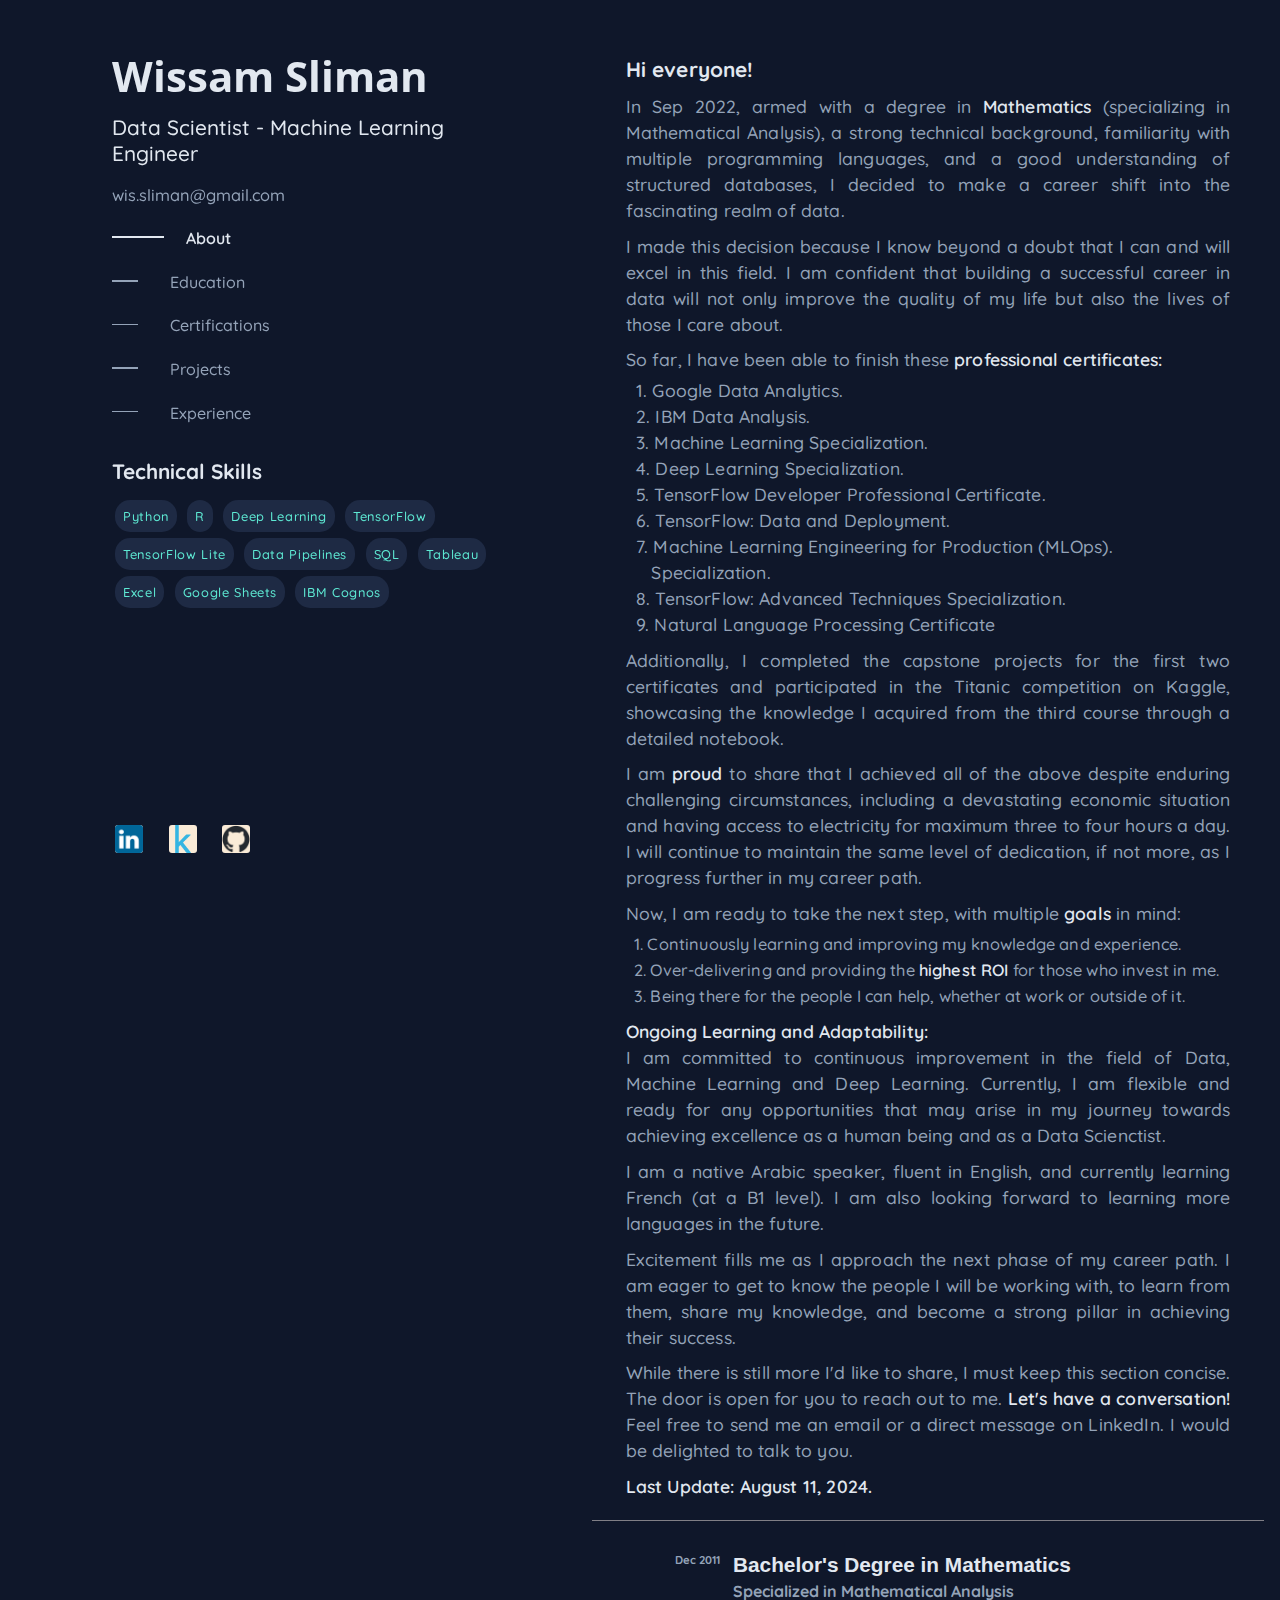
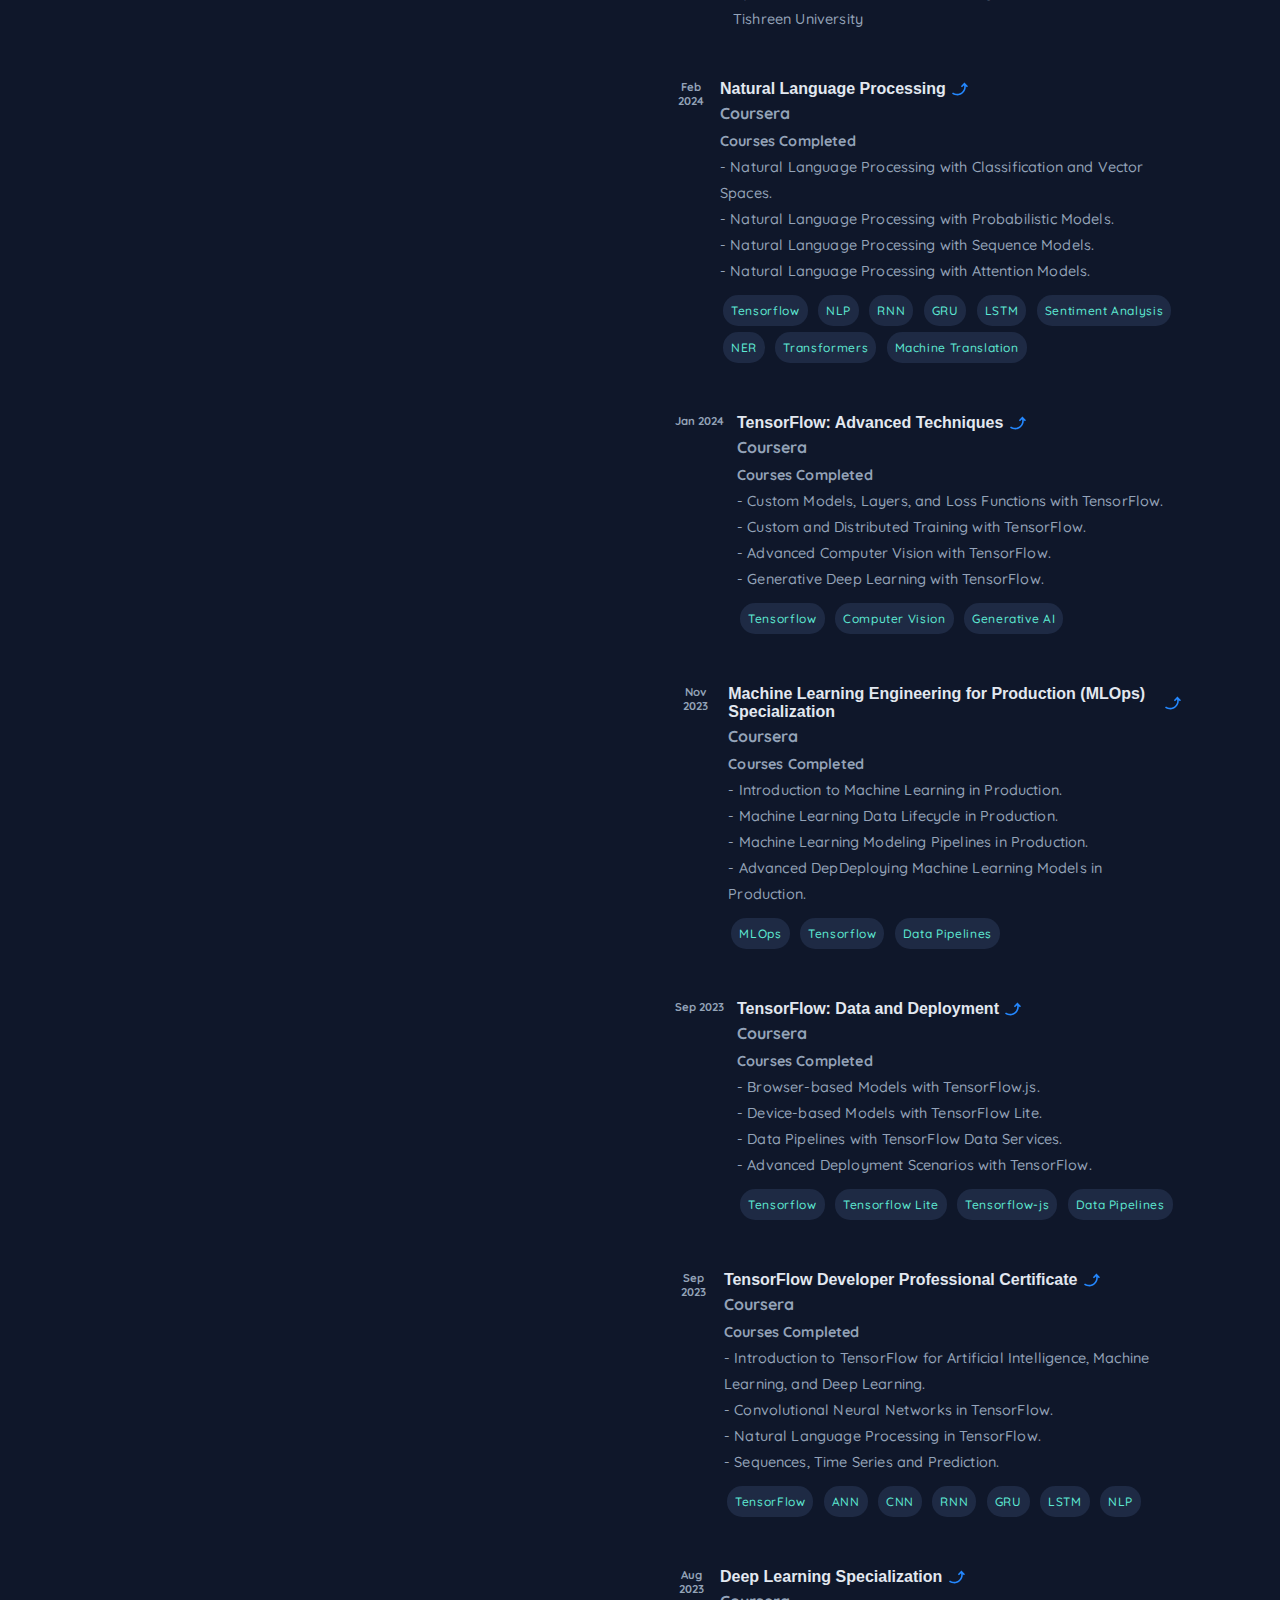
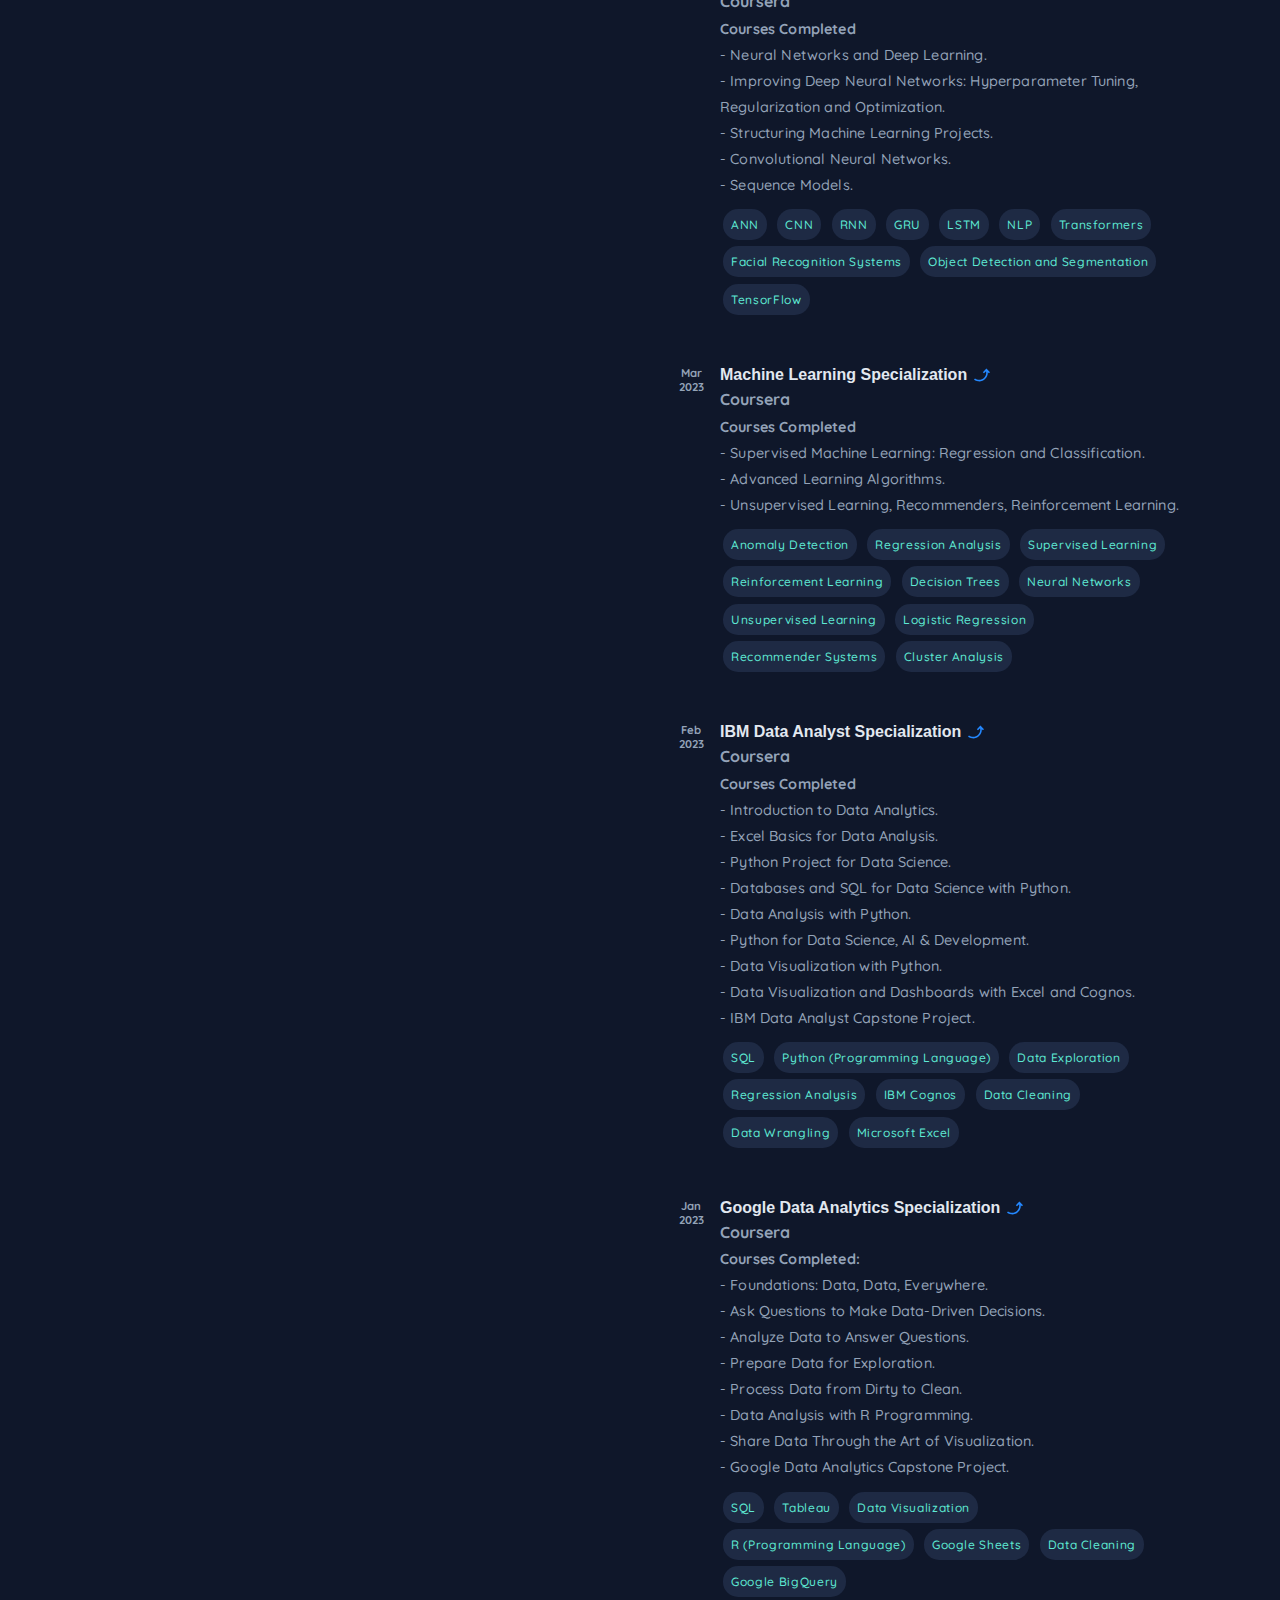
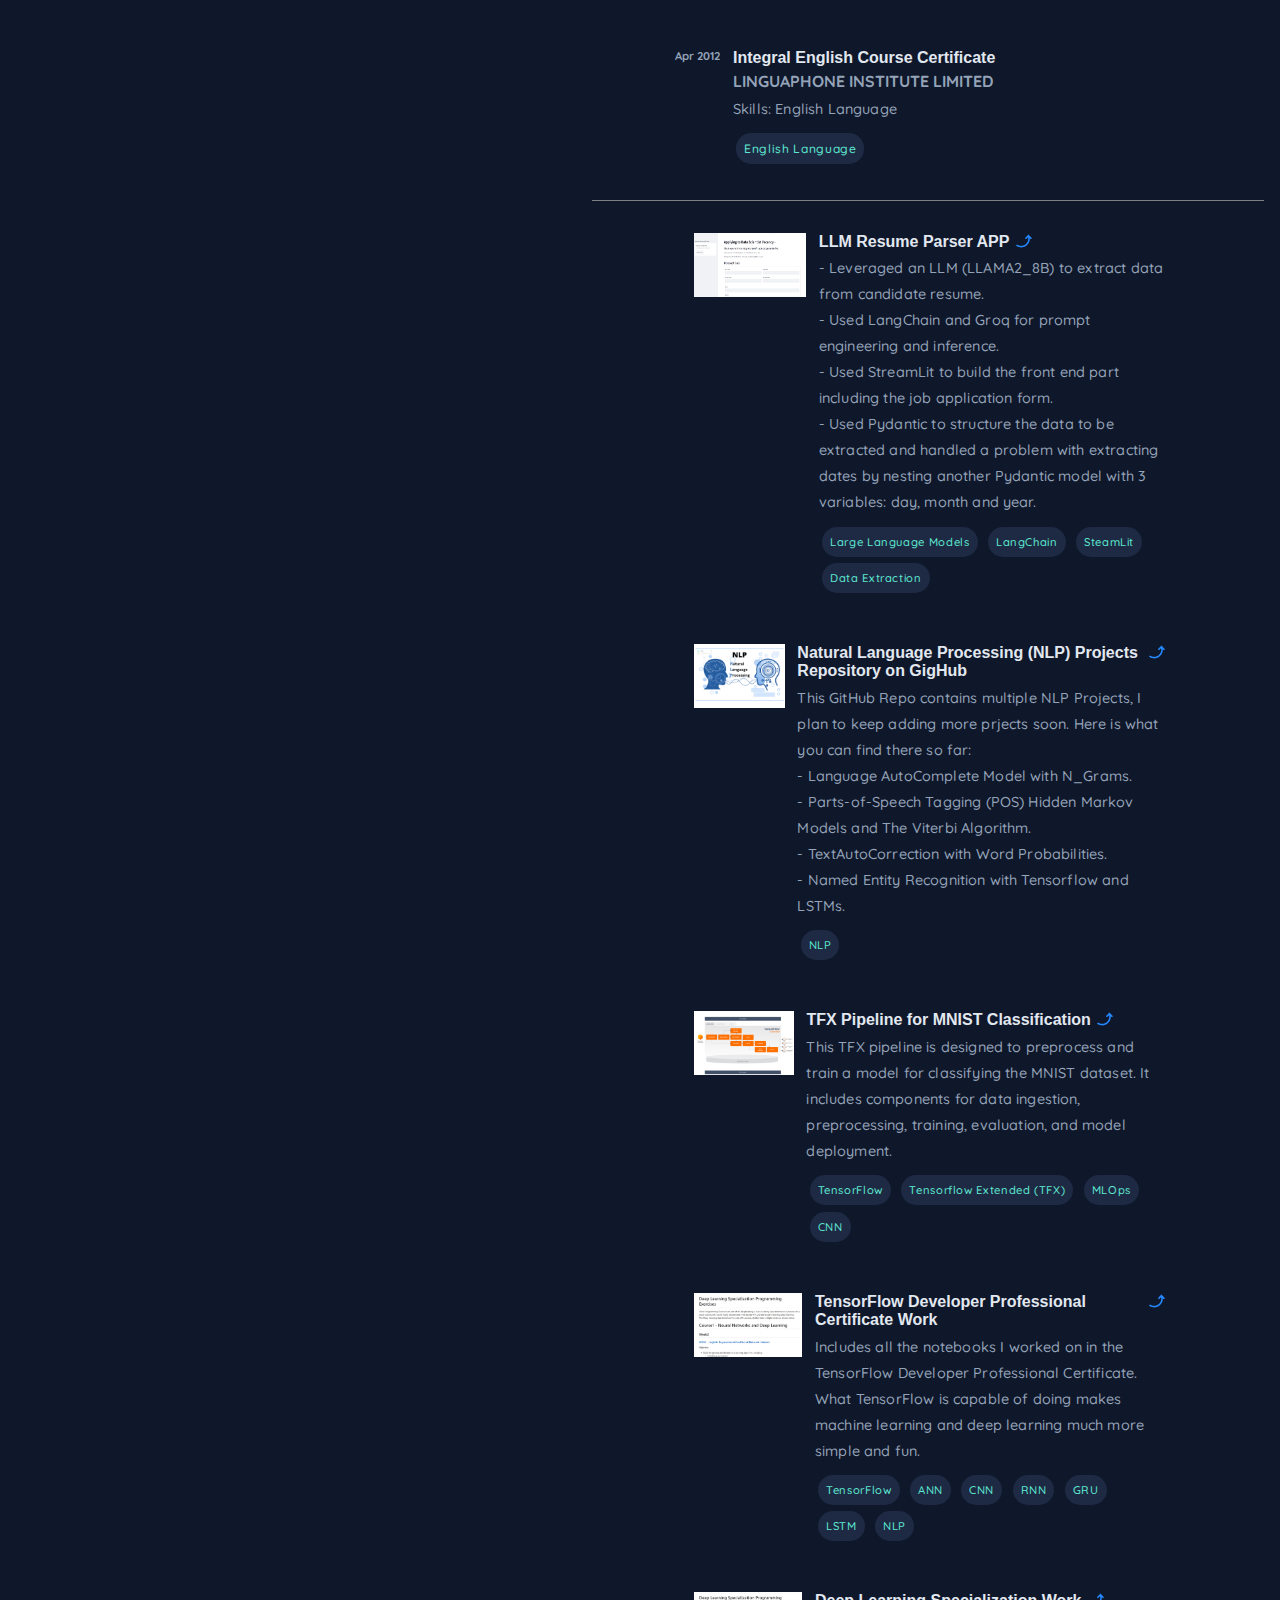
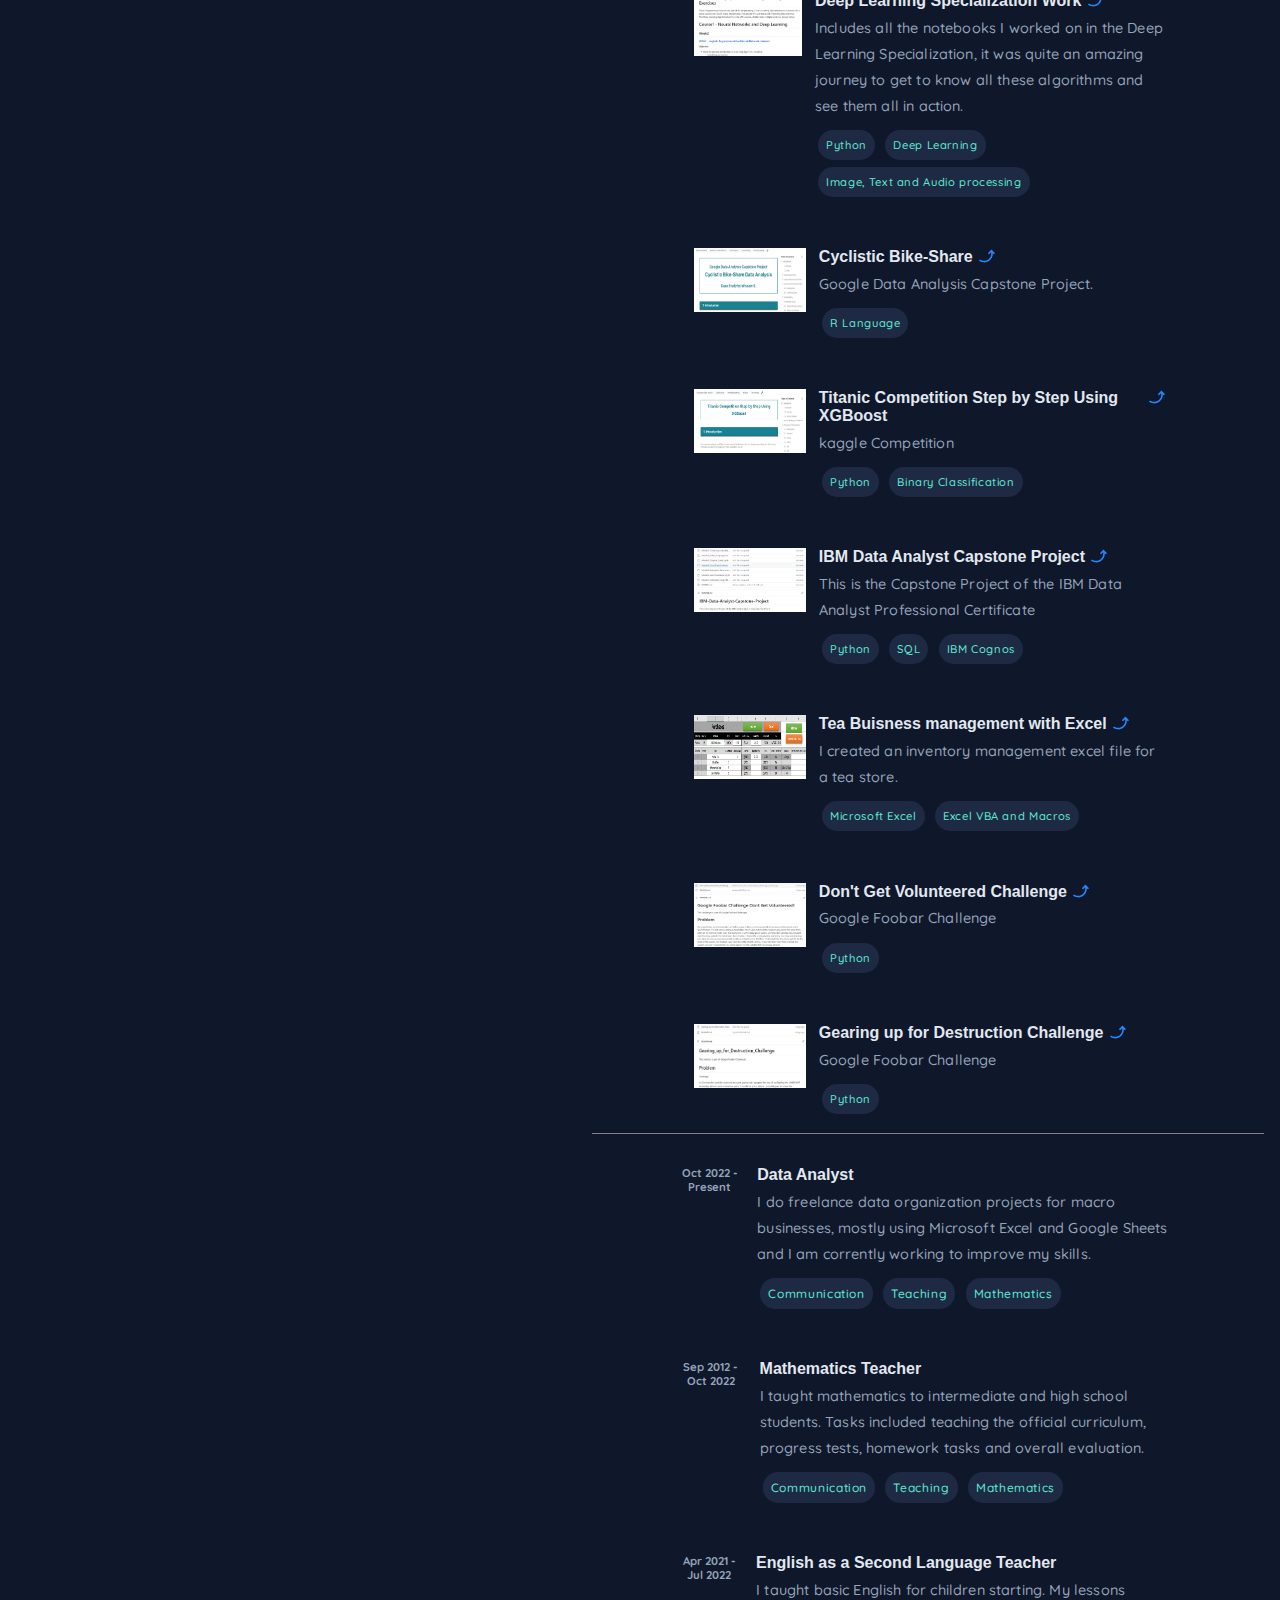
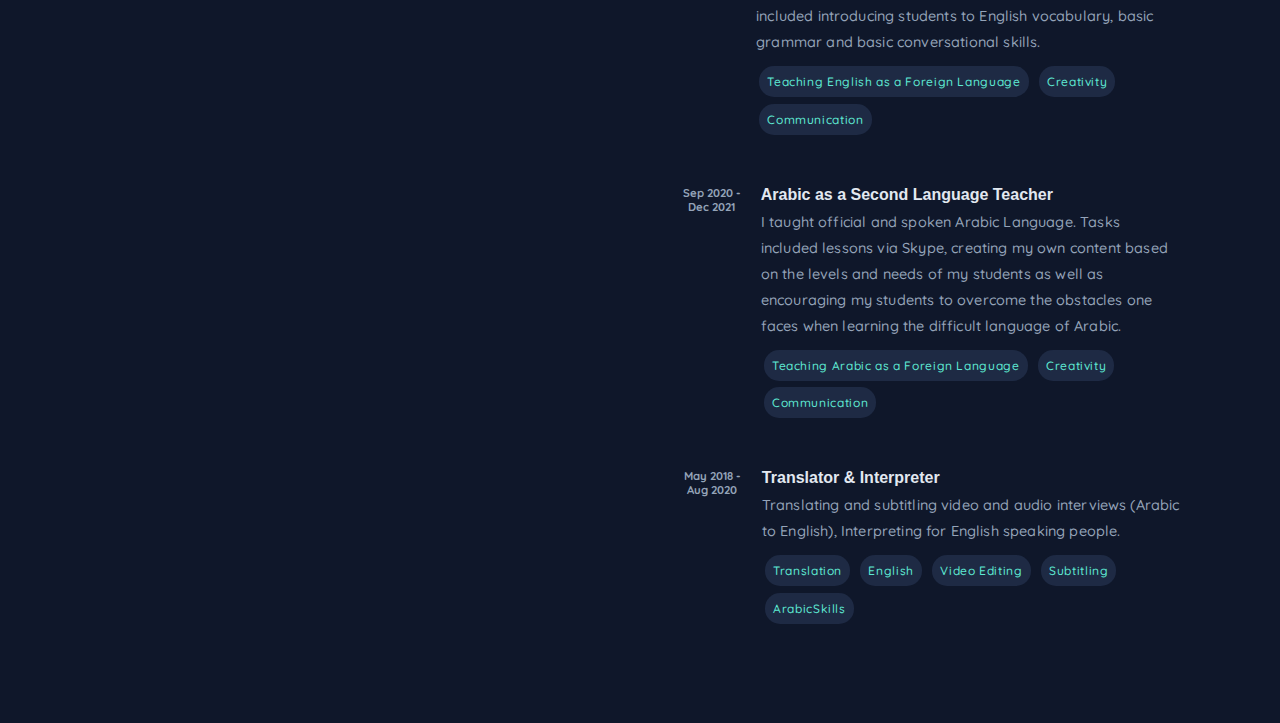
<file: index.html>
<!DOCTYPE html>
<html lang="en">
  <head>
    <!-- Google tag (gtag.js) -->
    <script
      async
      src="https://www.googletagmanager.com/gtag/js?id=G-TYSSJWDD9S"
    ></script>
    <script>
      window.dataLayer = window.dataLayer || [];
      function gtag() {
        dataLayer.push(arguments);
      }
      gtag("js", new Date());

      gtag("config", "G-TYSSJWDD9S");
    </script>
    <meta charset="UTF-8" />
    <meta name="viewport" content="width=device-width, initial-scale=1.0" />
    <title>Wissam's Portfolio</title>
    <link rel="preconnect" href="https://fonts.googleapis.com" />
    <link rel="preconnect" href="https://fonts.gstatic.com" crossorigin />
    <link
      href="https://fonts.googleapis.com/css2?family=Quicksand:wght@400;500&display=swap"
      rel="stylesheet"
    />

    <link
      href="https://fonts.googleapis.com/css2?family=Open+Sans:wght@700&display=swap"
      rel="stylesheet"
    />
    <link rel="stylesheet" href="app/scss/style.css" />
  </head>
  <body>
    <main class="main">
      <div class="main__wrapper">
        <div class="main__wrapper__left">
          <h2>Wissam Sliman</h2>
          <h3>Data Scientist - Machine Learning Engineer</h3>
          <p>wis.sliman@gmail.com</p>

          <a href="#about">
            <div class="credentials">
              <div></div>
              <p>About</p>
            </div>
          </a>

          <a href="#education">
            <div class="credentials">
              <div></div>
              <p>Education</p>
            </div>
          </a>

          <a href="#certifications">
            <div class="credentials">
              <div></div>
              <p>Certifications</p>
            </div>
          </a>

          <a href="#projects">
            <div class="credentials">
              <div></div>
              <p>Projects</p>
            </div>
          </a>

          <a href="#experience">
            <div class="credentials">
              <div></div>
              <p>Experience</p>
            </div>
          </a>
          <div class="skills">
            <p>Technical Skills</p>
            <ul>
              <li>Python</li>
              <li>R</li>
              <li>Deep Learning</li>
              <li>TensorFlow</li>
              <li>TensorFlow Lite</li>
              <li>Data Pipelines</li>
              <li>SQL</li>
              <li>Tableau</li>
              <li>Excel</li>
              <li>Google Sheets</li>
              <li>IBM Cognos</li>
            </ul>
          </div>
          <div class="icons">
            <span>
              <a href="https://www.linkedin.com/in/wissam-s/" target="_blank">
                <img src="./images/linkedin.png" alt="linkedin logo" />
              </a>
            </span>
            <span>
              <a href="https://www.kaggle.com/wissams" target="_blank">
                <img src="./images/kaggleBlue.png" alt="kaggle logo" />
              </a>
            </span>
            <span>
              <a href="https://github.com/w-sliman" target="_blank">
                <img src="./images/github.png" alt="github logo" />
              </a>
            </span>
          </div>
        </div>
      </div>

      <div class="main__right">
        <section id="about" style="margin-bottom: 1.3rem">
          <h2 class="hAbout">About</h2>
          <p align="justify" class="topParaghraph">
            <span style="color: rgb(226, 232, 240)">Hi everyone!</span>
          </p>
          <p align="justify" style="margin-top: 0.7rem">
            In Sep 2022, armed with a degree in
            <span style="font-weight: 600; color: rgb(226, 232, 240)"
              >Mathematics</span
            >
            (specializing in Mathematical Analysis), a strong technical
            background, familiarity with multiple programming languages, and a
            good understanding of structured databases, I decided to make a
            career shift into the fascinating realm of data.
          </p>

          <p align="justify" style="margin-top: 0.6rem">
            I made this decision because I know beyond a doubt that I can and
            will excel in this field. I am confident that building a successful
            career in data will not only improve the quality of my life but also
            the lives of those I care about.
          </p>
          <p align="justify" style="margin-top: 0.6rem">
            So far, I have been able to finish these
            <span style="font-weight: 600; color: rgb(226, 232, 240)"
              >professional certificates:</span>
          </p>
          <p style="margin-top: 0.3rem; text-align: left">
            &nbsp;&nbsp;1. Google Data Analytics.<br />
            &nbsp;&nbsp;2. IBM Data Analysis.<br />
            &nbsp;&nbsp;3. Machine Learning Specialization.<br />
            &nbsp;&nbsp;4. Deep Learning Specialization.<br />
            &nbsp;&nbsp;5. TensorFlow Developer Professional Certificate.<br />
            &nbsp;&nbsp;6. TensorFlow: Data and Deployment.<br />
            &nbsp;&nbsp;7. Machine Learning Engineering for Production (MLOps).<br /> 
            &nbsp;&nbsp;&nbsp;&nbsp;&nbsp;Specialization.<br />
            &nbsp;&nbsp;8. TensorFlow: Advanced Techniques Specialization.<br />
            &nbsp;&nbsp;9. Natural Language Processing Certificate
          </p>
          <p align="justify" style="margin-top: 0.6rem">
            Additionally, I completed the capstone projects for the first two
            certificates and participated in the Titanic competition on Kaggle,
            showcasing the knowledge I acquired from the third course through a
            detailed notebook.
          </p>
          <p align="justify" style="margin-top: 0.6rem">
            I am
            <span style="font-weight: 600; color: rgb(226, 232, 240)"
              >proud</span
            >
            to share that I achieved all of the above despite enduring
            challenging circumstances, including a devastating economic
            situation and having access to electricity for maximum three to four hours a
            day. I will continue to maintain the same level of dedication, if not
            more, as I progress further in my career path.
          </p>
          <p align="justify" style="margin-top: 0.6rem">
            Now, I am ready to take the next step, with multiple
            <span style="font-weight: 600; color: rgb(226, 232, 240)"
              >goals</span
            >
            in mind: <br />
          </p>
          <p style="margin-top: 0.3rem; font-size: 1.02rem">
            &nbsp;&nbsp;1. Continuously learning and improving my knowledge and
            experience. <br />
            &nbsp;&nbsp;2. Over-delivering and providing the
            <span style="font-weight: 600; color: rgb(226, 232, 240)"
              >highest ROI</span
            >
            for those who invest in me. <br />
            &nbsp;&nbsp;3. Being there for the people I can help, whether at
            work or outside of it.
          </p>

          <p align="justify" style="margin-top: 0.6rem">
            <span style="font-weight: 600; color: rgb(226, 232, 240)"
              >Ongoing Learning and Adaptability:</span
            ><br />
            I am committed to continuous improvement in the field of Data,
            Machine Learning and Deep Learning. Currently, I am flexible and ready for any opportunities that
            may arise in my journey towards achieving excellence as a human being and as a Data Scienctist.
          </p>

          <p align="justify" style="margin-top: 0.6rem">
            I am a native Arabic speaker, fluent in English, and currently
            learning French (at a B1 level). I am also looking forward to
            learning more languages in the future.
          </p>

          <p align="justify" style="margin-top: 0.6rem">
            Excitement fills me as I approach the next phase of my career path.
            I am eager to get to know the people I will be working with, to
            learn from them, share my knowledge, and become a strong pillar in
            achieving their success.
          </p>

          <p align="justify" style="margin-top: 0.6rem">
            While there is still more I'd like to share, I must keep this
            section concise. The door is open for you to reach out to me.
            <span style="font-weight: 600; color: rgb(226, 232, 240)"
              >Let's have a conversation!</span
            >
            Feel free to send me an email or a direct message on LinkedIn. I
            would be delighted to talk to you.
          </p>

          <p align="justify" style="margin-top: 0.6rem">
            <span style="font-weight: 600; color: rgb(226, 232, 240)">
              Last Update: August 11, 2024.
            </span>
          </p>
        </section>

        <!--Education -->
        <section
          style="border-top: 0.7px solid rgb(204, 196, 196, 60%)"
          class="wrap"
          id="education"
        >
          <h2 class="hEducation">Education</h2>

          <div class="experienceText">
            <a href="#" onclick="event.preventDefault();">
              <div class="items">
                <h4>Dec 2011</h4>
                <div class="items__description">
                  <div class="arrow">
                    <h3 style="font-size: 1.3rem">
                      Bachelor's Degree in Mathematics
                    </h3>
                    <!-- <img src="./images/arrows.svg"/> -->
                  </div>

                  <h4>Specialized in Mathematical Analysis</h4>
                  <p>Tishreen University</p>
                </div>
              </div>
            </a>
          </div>
        </section>

        <!--Certificates -->
        <section
          style="border-bottom: 0.7px solid rgb(204, 196, 196, 60%)"
          class="wrap"
          id="certifications"
        >
          <h2 class="hCertifications">Certifications</h2>

          <section class="experienceText">
            <a
              href="https://www.coursera.org/account/accomplishments/specialization/4VNDLY46CSP3"
              target="_blank"
            >
              <div class="items">
                <h4>Feb 2024</h4>
                <div class="items__description">
                  <div class="arrow">
                    <h3>Natural Language Processing</h3>
                    <img src="./images/arrows.svg" />
                  </div>
                  <h4>Coursera</h4>
                  <p>
                    <span style="font-weight: bold">Courses Completed</span
                    ><br />
                    - Natural Language Processing with Classification and Vector Spaces.<br />
                    - Natural Language Processing with Probabilistic Models.<br />
                    - Natural Language Processing with Sequence Models.<br />
                    - Natural Language Processing with Attention Models.
                  </p>
                  <div class="skill">
                    <ul>
                      <li>Tensorflow</li>
                      <li>NLP</li>
                      <li>RNN</li>
                      <li>GRU</li>
                      <li>LSTM</li>
                      <li>Sentiment Analysis</li>
                      <li>NER</li>
                      <li>Transformers</li>
                      <li>Machine Translation</li>
                    </ul>
                  </div>
                </div>
              </div>
            </a>
          </section>

          <section class="experienceText">
            <a
              href="https://www.coursera.org/account/accomplishments/specialization/EXYBH4228MT5"
              target="_blank"
            >
              <div class="items">
                <h4>Jan 2024</h4>
                <div class="items__description">
                  <div class="arrow">
                    <h3>TensorFlow: Advanced Techniques</h3>
                    <img src="./images/arrows.svg" />
                  </div>
                  <h4>Coursera</h4>
                  <p>
                    <span style="font-weight: bold">Courses Completed</span
                    ><br />
                    - Custom Models, Layers, and Loss Functions with TensorFlow.<br />
                    - Custom and Distributed Training with TensorFlow.<br />
                    - Advanced Computer Vision with TensorFlow.<br />
                    - Generative Deep Learning with TensorFlow.
                  </p>
                  <div class="skill">
                    <ul>
                      <li>Tensorflow</li>
                      <li>Computer Vision</li>
                      <li>Generative AI</li>
                    </ul>
                  </div>
                </div>
              </div>
            </a>
          </section>

           <section class="experienceText">
            <a
              href="https://www.coursera.org/account/accomplishments/specialization/certificate/6HPEDPFAQQGL"
              target="_blank"
            >
              <div class="items">
                <h4>Nov 2023</h4>
                <div class="items__description">
                  <div class="arrow">
                    <h3>Machine Learning Engineering for Production (MLOps) Specialization</h3>
                    <img src="./images/arrows.svg" />
                  </div>
                  <h4>Coursera</h4>
                  <p>
                    <span style="font-weight: bold">Courses Completed</span
                    ><br />
                    - Introduction to Machine Learning in Production.<br />
                    - Machine Learning Data Lifecycle in Production.<br />
                    - Machine Learning Modeling Pipelines in Production.<br />
                    - Advanced DepDeploying Machine Learning Models in Production.
                  </p>
                  <div class="skill">
                    <ul>
                      <li>MLOps</li>
                      <li>Tensorflow</li>
                      <li>Data Pipelines</li>
                    </ul>
                  </div>
                </div>
              </div>
            </a>
          </section>
          
          <section class="experienceText">
            <a
              href="https://www.coursera.org/account/accomplishments/specialization/BDHJ8KP8MAPV"
              target="_blank"
            >
              <div class="items">
                <h4>Sep 2023</h4>
                <div class="items__description">
                  <div class="arrow">
                    <h3>TensorFlow: Data and Deployment</h3>
                    <img src="./images/arrows.svg" />
                  </div>
                  <h4>Coursera</h4>
                  <p>
                    <span style="font-weight: bold">Courses Completed</span
                    ><br />
                    - Browser-based Models with TensorFlow.js.<br />
                    - Device-based Models with TensorFlow Lite.<br />
                    - Data Pipelines with TensorFlow Data Services.<br />
                    - Advanced Deployment Scenarios with TensorFlow.
                  </p>
                  <div class="skill">
                    <ul>
                      <li>Tensorflow</li>
                      <li>Tensorflow Lite</li>
                      <li>Tensorflow-js</li>
                      <li>Data Pipelines</li>
                    </ul>
                  </div>
                </div>
              </div>
            </a>
          </section>
          
          <section class="experienceText">
            <a
              href="https://www.coursera.org/account/accomplishments/professional-cert/5X7DECN2WJVC"
              target="_blank"
            >
              <div class="items">
                <h4>Sep 2023</h4>
                <div class="items__description">
                  <div class="arrow">
                    <h3>TensorFlow Developer Professional Certificate</h3>
                    <img src="./images/arrows.svg" />
                  </div>
                  <h4>Coursera</h4>
                  <p>
                    <span style="font-weight: bold">Courses Completed</span
                    ><br />
                    - Introduction to TensorFlow for Artificial Intelligence,
                    Machine Learning, and Deep Learning.<br />
                    - Convolutional Neural Networks in TensorFlow.<br />
                    - Natural Language Processing in TensorFlow.<br />
                    - Sequences, Time Series and Prediction.
                  </p>
                  <div class="skill">
                    <ul>
                      <li>TensorFlow</li>
                      <li>ANN</li>
                      <li>CNN</li>
                      <li>RNN</li>
                      <li>GRU</li>
                      <li>LSTM</li>
                      <li>NLP</li>
                    </ul>
                  </div>
                </div>
              </div>
            </a>
          </section>

          <section class="experienceText">
            <a
              href="https://www.coursera.org/account/accomplishments/specialization/QHB3WA3T8RMM"
              target="_blank"
            >
              <div class="items">
                <h4>Aug 2023</h4>
                <div class="items__description">
                  <div class="arrow">
                    <h3>Deep Learning Specialization</h3>
                    <img src="./images/arrows.svg" />
                  </div>
                  <h4>Coursera</h4>
                  <p>
                    <span style="font-weight: bold">Courses Completed</span
                    ><br />
                    - Neural Networks and Deep Learning.<br />
                    - Improving Deep Neural Networks: Hyperparameter Tuning,
                    Regularization and Optimization.<br />
                    - Structuring Machine Learning Projects.<br />
                    - Convolutional Neural Networks.<br />
                    - Sequence Models.
                  </p>
                  <div class="skill">
                    <ul>
                      <li>ANN</li>
                      <li>CNN</li>
                      <li>RNN</li>
                      <li>GRU</li>
                      <li>LSTM</li>
                      <li>NLP</li>
                      <li>Transformers</li>
                      <li>Facial Recognition Systems</li>
                      <li>Object Detection and Segmentation</li>
                      <li>TensorFlow</li>
                    </ul>
                  </div>
                </div>
              </div>
            </a>
          </section>

          <section class="experienceText">
            <a
              href="https://www.coursera.org/account/accomplishments/specialization/certificate/F84HA38JWW7D"
              target="_blank"
            >
              <div class="items">
                <h4>Mar 2023</h4>
                <div class="items__description">
                  <div class="arrow">
                    <h3>Machine Learning Specialization</h3>
                    <img src="./images/arrows.svg" />
                  </div>
                  <h4>Coursera</h4>
                  <p>
                    <span style="font-weight: bold">Courses Completed</span
                    ><br />
                    - Supervised Machine Learning: Regression and
                    Classification.<br />
                    - Advanced Learning Algorithms.<br />
                    - Unsupervised Learning, Recommenders, Reinforcement
                    Learning.
                  </p>
                  <div class="skill">
                    <ul>
                      <li>Anomaly Detection</li>
                      <li>Regression Analysis</li>
                      <li>Supervised Learning</li>
                      <li>Reinforcement Learning</li>
                      <li>Decision Trees</li>
                      <li>Neural Networks</li>
                      <li>Unsupervised Learning</li>
                      <li>Logistic Regression</li>
                      <li>Recommender Systems</li>
                      <li>Cluster Analysis</li>
                    </ul>
                  </div>
                </div>
              </div>
            </a>
          </section>

          <section class="experienceText">
            <a
              href="https://www.credly.com/badges/5749c2f3-e9ca-4ad7-8547-f0bd4db3b5a4/linked_in_profile"
              target="_blank"
            >
              <div class="items">
                <h4>Feb 2023</h4>
                <div class="items__description">
                  <div class="arrow">
                    <h3>IBM Data Analyst Specialization</h3>
                    <img src="./images/arrows.svg" />
                  </div>
                  <h4>Coursera</h4>
                  <p>
                    <span style="font-weight: bold">Courses Completed</span
                    ><br />
                    - Introduction to Data Analytics.<br />
                    - Excel Basics for Data Analysis.<br />
                    - Python Project for Data Science.<br />
                    - Databases and SQL for Data Science with Python.<br />
                    - Data Analysis with Python.<br />
                    - Python for Data Science, AI & Development.<br />
                    - Data Visualization with Python.<br />
                    - Data Visualization and Dashboards with Excel and
                    Cognos.<br />
                    - IBM Data Analyst Capstone Project.
                  </p>
                  <div class="skill">
                    <ul>
                      <li>SQL</li>
                      <li>Python (Programming Language)</li>
                      <li>Data Exploration</li>
                      <li>Regression Analysis</li>
                      <li>IBM Cognos</li>
                      <li>Data Cleaning</li>
                      <li>Data Wrangling</li>
                      <li>Microsoft Excel</li>
                    </ul>
                  </div>
                </div>
              </div>
            </a>
          </section>

          <section class="experienceText">
            <a
              href="https://www.credly.com/badges/046f32f6-4c7c-4d0d-ad3f-c9d81b9a4e88/linked_in_profile"
              target="_blank"
            >
              <div class="items">
                <h4>Jan 2023</h4>
                <div class="items__description">
                  <div class="arrow">
                    <h3>Google Data Analytics Specialization</h3>
                    <img src="./images/arrows.svg" />
                  </div>
                  <h4>Coursera</h4>
                  <p>
                    <span style="font-weight: bold">Courses Completed:</span
                    ><br />
                    - Foundations: Data, Data, Everywhere.<br />
                    - Ask Questions to Make Data-Driven Decisions.<br />
                    - Analyze Data to Answer Questions.<br />
                    - Prepare Data for Exploration.<br />
                    - Process Data from Dirty to Clean.<br />
                    - Data Analysis with R Programming.<br />
                    - Share Data Through the Art of Visualization.<br />
                    - Google Data Analytics Capstone Project.
                  </p>
                  <div class="skill">
                    <ul>
                      <li>SQL</li>
                      <li>Tableau</li>
                      <li>Data Visualization</li>
                      <li>R (Programming Language)</li>
                      <li>Google Sheets</li>
                      <li>Data Cleaning</li>
                      <li>Google BigQuery</li>
                    </ul>
                  </div>
                </div>
              </div>
            </a>
          </section>

          <section class="experienceText" id="certifications">
            <a href="#" onclick="event.preventDefault();">
              <div class="items">
                <h4>Apr 2012</h4>
                <div class="items__description">
                  <div class="arrow">
                    <h3>Integral English Course Certificate</h3>
                    <!-- <img src="./images/arrows.svg"/> -->
                  </div>

                  <h4>LINGUAPHONE INSTITUTE LIMITED</h4>
                  <p>Skills: English Language</p>

                  <div class="skill">
                    <ul>
                      <li>English Language</li>
                    </ul>
                  </div>
                </div>
              </div>
            </a>
          </section>
        </section>

        <!--
              <div class="resume">
          <a href="http://">
            <div>
                <p>View Full Résumé</p>
                <img src="./images/144716567-arrow-icon-isolated-on-white-background-arrow-symbol-arrow-vector-icon.webp" >
            </div>
            
          </a>  
         </div>
        -->

        <!--Projects -->
        <section
          style="border-bottom: 0.7px solid rgb(204, 196, 196, 60%)"
          class="wrap"
          id="projects"
        >
          <h2 class="hProjects">Projects</h2>

          <section class="projects">
            <a href="https://huggingface.co/spaces/w-sliman/LLM_Resume_Parser_App" target="_blank">
              <div class="items">
                <img src="./images/llm_resume_parser.PNG" />
                <div class="items__description">
                  <div class="arrow">
                    <h3>LLM Resume Parser APP</h3>
                    <img src="./images/arrows.svg" />
                  </div>

                  <p>
                    -	Leveraged an LLM (LLAMA2_8B) to extract data from candidate resume.<br />
                    -	Used LangChain and Groq for prompt engineering and inference.<br /> 
                    -	Used StreamLit to build the front end part including the job application form.<br />
                    -	Used Pydantic to structure the data to be extracted and handled a problem with extracting dates by nesting another Pydantic model with 3 variables: day, month and year.
                  </p>
                  <div class="skill">
                    <ul>
                      <li>Large Language Models</li>
                      <li>LangChain</li>
                      <li>SteamLit</li>
                      <li>Data Extraction</li>
                    </ul>
                  </div>
                </div>
              </div>
            </a>
          </section>

          <section class="projects">
            <a href="https://github.com/w-sliman/Natural-Language-Processing-NLP-Projects" target="_blank">
              <div class="items">
                <img src="./images/nlp.png" />
                <div class="items__description">
                  <div class="arrow">
                    <h3>Natural Language Processing (NLP) Projects Repository on GigHub</h3>
                    <img src="./images/arrows.svg" />
                  </div>

                  <p>
                    This GitHub Repo contains multiple NLP Projects, I plan to keep adding more prjects soon. Here is what you can find there so far:<br />
                    - Language AutoComplete Model with N_Grams.<br />
                    - Parts-of-Speech Tagging (POS) Hidden Markov Models and The Viterbi Algorithm.<br />
                    - TextAutoCorrection with Word Probabilities.<br />
                    - Named Entity Recognition with Tensorflow and LSTMs.

                  </p>
                  <div class="skill">
                    <ul>
                      <li>NLP</li>
                    </ul>
                  </div>
                </div>
              </div>
            </a>
          </section>

          
          
          <section class="projects">
            <a href="https://github.com/w-sliman/mnist_pipeline" target="_blank">
              <div class="items">
                <img src="./images/mnist_pipeline.png" />
                <div class="items__description">
                  <div class="arrow">
                    <h3>TFX Pipeline for MNIST Classification</h3>
                    <img src="./images/arrows.svg" />
                  </div>

                  <p>
                    This TFX pipeline is designed to preprocess and train a model for classifying the MNIST dataset. 
                    It includes components for data ingestion, preprocessing, training, evaluation, and model deployment.
                  </p>
                  <div class="skill">
                    <ul>
                      <li>TensorFlow</li>
                      <li>Tensorflow Extended (TFX)</li>
                      <li>MLOps</li>
                      <li>CNN</li>
                    </ul>
                  </div>
                </div>
              </div>
            </a>
          </section>

          <section class="projects">
            <a href="https://github.com/w-sliman/TensorFlow_Developer_Professional_Certificate_Programming_Excercises" target="_blank">
              <div class="items">
                <img src="./images/deep_learning_work.jpg" />
                <div class="items__description">
                  <div class="arrow">
                    <h3>TensorFlow Developer Professional Certificate Work</h3>
                    <img src="./images/arrows.svg" />
                  </div>

                  <p>
                    Includes all the notebooks I worked on in the TensorFlow
                    Developer Professional Certificate. What TensorFlow is
                    capable of doing makes machine learning and deep learning
                    much more simple and fun.
                  </p>
                  <div class="skill">
                    <ul>
                      <li>TensorFlow</li>
                      <li>ANN</li>
                      <li>CNN</li>
                      <li>RNN</li>
                      <li>GRU</li>
                      <li>LSTM</li>
                      <li>NLP</li>
                    </ul>
                  </div>
                </div>
              </div>
            </a>
          </section>

          <section class="projects">
            <a
              href="https://github.com/w-sliman/Deep_Learning_Specialization_Programming_Exercises/tree/main"
              target="_blank"
            >
              <div class="items">
                <img src="./images/deep_learning_work.jpg" />
                <div class="items__description">
                  <div class="arrow">
                    <h3>Deep Learning Specialization Work</h3>
                    <img src="./images/arrows.svg" />
                  </div>

                  <p>
                    Includes all the notebooks I worked on in the Deep Learning
                    Specialization, it was quite an amazing journey to get to
                    know all these algorithms and see them all in action.
                  </p>
                  <div class="skill">
                    <ul>
                      <li>Python</li>
                      <li>Deep Learning</li>
                      <li>Image, Text and Audio processing</li>
                    </ul>
                  </div>
                </div>
              </div>
            </a>
          </section>

          <section class="projects">
            <a
              href="https://www.kaggle.com/code/wissams/cyclistic-bike-share-google-da-capstone-project"
              target="_blank"
            >
              <div class="items">
                <img src="./images/cyclistic.jpg" />
                <div class="items__description">
                  <div class="arrow">
                    <h3>Cyclistic Bike-Share</h3>
                    <img src="./images/arrows.svg" />
                  </div>

                  <p>Google Data Analysis Capstone Project.</p>
                  <div class="skill">
                    <ul>
                      <li>R Language</li>
                    </ul>
                  </div>
                </div>
              </div>
            </a>
          </section>

          <section class="projects">
            <a
              href="https://www.kaggle.com/code/wissams/titanic-competition-step-by-step-using-xgboost"
              target="_blank"
            >
              <div class="items">
                <img src="./images/titanic.jpg" />
                <div class="items__description">
                  <div class="arrow">
                    <h3>Titanic Competition Step by Step Using XGBoost</h3>
                    <img src="./images/arrows.svg" />
                  </div>

                  <p>kaggle Competition</p>
                  <div class="skill">
                    <ul>
                      <li>Python</li>
                      <li>Binary Classification</li>
                    </ul>
                  </div>
                </div>
              </div>
            </a>
          </section>

          <section class="projects">
            <a
              href="https://github.com/w-sliman/IBM-Data-Analyst-Capstone-Project"
              target="_blank"
            >
              <div class="items">
                <img src="./images/ibm.jpg" />
                <div class="items__description">
                  <div class="arrow">
                    <h3>IBM Data Analyst Capstone Project</h3>
                    <img src="./images/arrows.svg" />
                  </div>

                  <p>
                    This is the Capstone Project of the IBM Data Analyst
                    Professional Certificate
                  </p>
                  <div class="skill">
                    <ul>
                      <li>Python</li>
                      <li>SQL</li>
                      <li>IBM Cognos</li>
                    </ul>
                  </div>
                </div>
              </div>
            </a>
          </section>

          <section class="projects">
            <a href="./excel_file_demonstration.html" target="_blank">
              <div class="items">
                <img src="./screenshots/purchases.jpg" />
                <div class="items__description">
                  <div class="arrow">
                    <h3>Tea Buisness management with Excel</h3>
                    <img src="./images/arrows.svg" />
                  </div>

                  <p>
                    I created an inventory management excel file for a tea
                    store.
                  </p>
                  <div class="skill">
                    <ul>
                      <li>Microsoft Excel</li>
                      <li>Excel VBA and Macros</li>
                    </ul>
                  </div>
                </div>
              </div>
            </a>
          </section>

          <section class="projects">
            <a
              href="https://github.com/w-sliman/Google_Foobar_Challenge_Dont_Get_Volunteered"
              target="_blank"
            >
              <div class="items">
                <img src="./images/dont-get-volunteered.jpg" />
                <div class="items__description">
                  <div class="arrow">
                    <h3>Don't Get Volunteered Challenge</h3>
                    <img src="./images/arrows.svg" />
                  </div>

                  <p>Google Foobar Challenge</p>
                  <div class="skill">
                    <ul>
                      <li>Python</li>
                      <!-- <li>R language</li> -->
                    </ul>
                  </div>
                </div>
              </div>
            </a>
          </section>

          <section class="projects">
            <a
              href="https://github.com/w-sliman/Gearing_up_for_Destruction_Challenge"
              target="_blank"
            >
              <div class="items">
                <img src="./images/gearing_up.jpg" />
                <div class="items__description">
                  <div class="arrow">
                    <h3>Gearing up for Destruction Challenge</h3>
                    <img src="./images/arrows.svg" />
                  </div>

                  <p>Google Foobar Challenge</p>
                  <div class="skill">
                    <ul>
                      <li>Python</li>
                      <!-- <li>R language</li> -->
                    </ul>
                  </div>
                </div>
              </div>
            </a>
          </section>
        </section>
        <!--Experiences -->
        <section class="wrap" id="experience">
          <h2 class="hExperience">Experience</h2>

          <section class="experienceText">
            <a href="#" onclick="event.preventDefault();">
              <div class="items">
                <h4>Oct 2022 - Present</h4>
                <div class="items__description">
                  <div class="arrow">
                    <h3>Data Analyst</h3>
                    <!-- <img src="./images/arrows.svg"/> -->
                  </div>
                  <h4></h4>
                  <p>
                    I do freelance data organization projects for macro
                    businesses, mostly using Microsoft Excel and Google Sheets
                    and I am corrently working to improve my skills.
                  </p>
                  <div class="skill">
                    <ul>
                      <li>Communication</li>
                      <li>Teaching</li>
                      <li>Mathematics</li>
                    </ul>
                  </div>
                </div>
              </div>
            </a>
          </section>

          <section class="experienceText">
            <a href="#" onclick="event.preventDefault();">
              <div class="items">
                <h4>Sep 2012 - Oct 2022</h4>
                <div class="items__description">
                  <div class="arrow">
                    <h3>Mathematics Teacher</h3>
                    <!-- <img src="./images/arrows.svg"/> -->
                  </div>
                  <h4></h4>
                  <p>
                    I taught mathematics to intermediate and high school
                    students. Tasks included teaching the official curriculum,
                    progress tests, homework tasks and overall evaluation.
                  </p>
                  <div class="skill">
                    <ul>
                      <li>Communication</li>
                      <li>Teaching</li>
                      <li>Mathematics</li>
                    </ul>
                  </div>
                </div>
              </div>
            </a>
          </section>

          <section class="experienceText">
            <a href="#" onclick="event.preventDefault();">
              <div class="items">
                <h4>Apr 2021 - Jul 2022</h4>
                <div class="items__description">
                  <div class="arrow">
                    <h3>English as a Second Language Teacher</h3>
                    <!-- <img src="./images/arrows.svg"/> -->
                  </div>
                  <h4></h4>
                  <p>
                    I taught basic English for children starting. My lessons
                    included introducing students to English vocabulary, basic
                    grammar and basic conversational skills.
                  </p>
                  <div class="skill">
                    <ul>
                      <li>Teaching English as a Foreign Language</li>
                      <li>Creativity</li>
                      <li>Communication</li>
                    </ul>
                  </div>
                </div>
              </div>
            </a>
          </section>

          <section class="experienceText">
            <a href="#" onclick="event.preventDefault();">
              <div class="items">
                <h4>Sep 2020 - Dec 2021</h4>
                <div class="items__description">
                  <div class="arrow">
                    <h3>Arabic as a Second Language Teacher</h3>
                    <!-- <img src="./images/arrows.svg"/> -->
                  </div>
                  <h4></h4>
                  <p>
                    I taught official and spoken Arabic Language. Tasks included
                    lessons via Skype, creating my own content based on the
                    levels and needs of my students as well as encouraging my
                    students to overcome the obstacles one faces when learning
                    the difficult language of Arabic.
                  </p>
                  <div class="skill">
                    <ul>
                      <li>Teaching Arabic as a Foreign Language</li>
                      <li>Creativity</li>
                      <li>Communication</li>
                    </ul>
                  </div>
                </div>
              </div>
            </a>
          </section>

          <section class="experienceText">
            <a href="#" onclick="event.preventDefault();">
              <div class="items">
                <h4>May 2018 - Aug 2020</h4>
                <div class="items__description">
                  <div class="arrow">
                    <h3>Translator & Interpreter</h3>
                    <!-- <img src="./images/arrows.svg"/> -->
                  </div>
                  <h4></h4>
                  <p>
                    Translating and subtitling video and audio interviews
                    (Arabic to English), Interpreting for English speaking
                    people.
                  </p>
                  <div class="skill">
                    <ul>
                      <li>Translation</li>
                      <li>English</li>
                      <li>Video Editing</li>
                      <li>Subtitling</li>
                      <li>ArabicSkills</li>
                    </ul>
                  </div>
                </div>
              </div>
            </a>
          </section>
        </section>
      </div>
    </main>
    <script>
      const sections = document.querySelectorAll("section[id]");
      const navLinks = document.querySelectorAll(".main__wrapper__left a");
      let activeSection = null;

      const checkTopSection = () => {
        let minDistance = Infinity;
        let topSection = null;

        sections.forEach((section) => {
          const sectionId = section.getAttribute("id");
          const navLink = document.querySelector(
            `.main__wrapper__left a[href="#${sectionId}"]`
          );
          const rect = section.getBoundingClientRect();
          const distance = Math.abs(rect.top);

          if (distance < minDistance) {
            minDistance = distance;
            topSection = navLink;
          }
        });

        if (topSection !== activeSection) {
          if (activeSection) {
            activeSection.classList.remove("active");
          }
          if (topSection) {
            topSection.classList.add("active");
          }
          activeSection = topSection;
        }
      };

      const observerOptions = {
        rootMargin: "-50px 0px -50px 0px",
        threshold: 0.2,
      };

      const observer = new IntersectionObserver((entries) => {
        entries.forEach((entry) => {
          const sectionId = entry.target.getAttribute("id");
          const navLink = document.querySelector(
            `.main__wrapper__left a[href="#${sectionId}"]`
          );

          if (entry.isIntersecting) {
            if (activeSection !== navLink) {
              if (activeSection) {
                activeSection.classList.remove("active");
              }
              navLink.classList.add("active");
              activeSection = navLink;
            }
          } else {
            if (activeSection === navLink) {
              navLink.classList.remove("active");
              activeSection = null;
            }
          }
        });
      }, observerOptions);

      sections.forEach((section) => {
        observer.observe(section);
      });

      // Call the function to set the initial active section
      checkTopSection();

      // Update the active section on window scroll
      window.addEventListener("scroll", checkTopSection);
    </script>

    <script>
      // Function to handle the scrolling behavior
      var prevScrollPos = window.pageYOffset;

      function handleScroll() {
        var hAbout = document.querySelector(".hAbout");
        var aboutSection = document.getElementById("about");

        // Get the offset position of the About section
        var aboutSectionTop = aboutSection.getBoundingClientRect().top;

        // Get the height of the sticky header
        var headerHeight = hAbout.getBoundingClientRect().height;

        // Calculate the bottom position of the About section
        var aboutSectionBottom =
          aboutSectionTop + aboutSection.getBoundingClientRect().height;

        // Get the current scroll position
        var currentScrollPos = window.pageYOffset;

        if (
          currentScrollPos >= aboutSectionTop ||
          currentScrollPos <= aboutSectionBottom
        ) {
          hAbout.style.opacity = "1";
          hAbout.style.position = "sticky";
        } else if (
          currentScrollPos < prevScrollPos &&
          currentScrollPos >= aboutSectionTop
        ) {
          hAbout.style.opacity = "1";
          hAbout.style.position = "sticky";
        } else {
          hAbout.style.opacity = "0";
          hAbout.style.position = "static";
        }

        prevScrollPos = currentScrollPos;
      }

      // Attach the handleScroll function to the scroll event
      window.addEventListener("scroll", handleScroll);
    </script>

    <script>
      // Function to handle the scrolling behavior
      var prevScrollPos = window.pageYOffset;

      function handleScroll() {
        var hEducation = document.querySelector(".hEducation");
        var educationSection = document.getElementById("education");

        // Get the offset position of the About section
        var educationSectionTop = aboutSection.getBoundingClientRect().top;

        // Get the height of the sticky header
        var headerHeight = hEducation.getBoundingClientRect().height;

        // Calculate the bottom position of the About section
        var educationSectionBottom =
          educationSectionTop + educationSection.getBoundingClientRect().height;

        // Get the current scroll position
        var currentScrollPos = window.pageYOffset;

        if (
          currentScrollPos >= aboutSectionTop &&
          currentScrollPos <= educationSectionBottom
        ) {
          hEducation.style.opacity = "1";
          hEducation.style.position = "sticky";
        } else if (
          currentScrollPos < prevScrollPos &&
          currentScrollPos >= educationSectionTop
        ) {
          hEducation.style.opacity = "1";
          hEducation.style.position = "sticky";
        } else {
          hEducation.style.opacity = "0";
          hEducation.style.position = "static";
        }

        prevScrollPos = currentScrollPos;
      }

      // Attach the handleScroll function to the scroll event
      window.addEventListener("scroll", handleScroll);
    </script>

    <script>
      // Function to handle the scrolling behavior
      var prevScrollPos = window.pageYOffset;

      function handleScroll() {
        var hCertifications = document.querySelector(".hCertifications");
        var aboutSection = document.getElementById("certifications");

        // Get the offset position of the About section
        var certificationsSectionTop = aboutSection.getBoundingClientRect().top;

        // Get the height of the sticky header
        var headerHeight = hcertifications.getBoundingClientRect().height;

        // Calculate the bottom position of the About section
        var certificationsSectionBottom =
          certificationsSectionTop +
          certificationsSection.getBoundingClientRect().height;

        // Get the current scroll position
        var currentScrollPos = window.pageYOffset;

        if (
          currentScrollPos >= certificationsSectionTop &&
          currentScrollPos <= certificationsSectionBottom
        ) {
          hCertifications.style.opacity = "1";
          hCertifications.style.position = "sticky";
        } else if (
          currentScrollPos < prevScrollPos &&
          currentScrollPos >= certificationsSectionTop
        ) {
          hCertifications.style.opacity = "1";
          hCertifications.style.position = "sticky";
        } else {
          hCertifications.style.opacity = "0";
          hCertifications.style.position = "static";
        }

        prevScrollPos = currentScrollPos;
      }

      // Attach the handleScroll function to the scroll event
      window.addEventListener("scroll", handleScroll);
    </script>

    <script>
      // Function to handle the scrolling behavior
      var prevScrollPos = window.pageYOffset;

      function handleScroll() {
        var hProjects = document.querySelector(".hProjects");
        var projectsSection = document.getElementById("projects");

        // Get the offset position of the projects section
        var projectsSectionTop = projectsSection.getBoundingClientRect().top;

        // Get the height of the sticky header
        var headerHeight = hProjects.getBoundingClientRect().height;

        // Calculate the bottom position of the About section
        var projectsSectionBottom =
          projectsSectionTop + projectsSection.getBoundingClientRect().height;

        // Get the current scroll position
        var currentScrollPos = window.pageYOffset;

        if (
          currentScrollPos >= certificationsSectionTop &&
          currentScrollPos <= projectsSectionBottom
        ) {
          hProjects.style.opacity = "1";
          hProjects.style.position = "sticky";
        } else if (
          currentScrollPos < prevScrollPos &&
          currentScrollPos >= projectsSectionTop
        ) {
          hProjects.style.opacity = "1";
          hProjects.style.position = "sticky";
        } else {
          hProjects.style.opacity = "0";
          hProjects.style.position = "static";
        }

        prevScrollPos = currentScrollPos;
      }

      // Attach the handleScroll function to the scroll event
      window.addEventListener("scroll", handleScroll);
    </script>

    <script>
      // Function to handle the scrolling behavior
      var prevScrollPos = window.pageYOffset;

      function handleScroll() {
        var hExperience = document.querySelector(".hExperience");
        var experienceSection = document.getElementById("experience");

        // Get the offset position of the experience section
        var experienceSectionTop =
          experienceSection.getBoundingClientRect().top;

        // Get the height of the sticky header
        var headerHeight = hExperience.getBoundingClientRect().height;

        // Calculate the bottom position of the About section
        var experienceSectionBottom =
          experienceSectionTop +
          experienceSection.getBoundingClientRect().height;

        // Get the current scroll position
        var currentScrollPos = window.pageYOffset;

        if (
          currentScrollPos >= projectsSectionTop &&
          currentScrollPos <= experienceSectionBottom
        ) {
          hExperience.style.opacity = "1";
          hExperience.style.position = "sticky";
        } else if (
          currentScrollPos < prevScrollPos &&
          currentScrollPos >= experienceSectionTop
        ) {
          hExperience.style.opacity = "1";
          hExperience.style.position = "sticky";
        } else {
          hExperience.style.opacity = "0";
          hExperience.style.position = "static";
        }

        prevScrollPos = currentScrollPos;
      }

      // Attach the handleScroll function to the scroll event
      window.addEventListener("scroll", handleScroll);
    </script>

    <script>
      //smooth scrooling:
      // smooth-scroll.js
      document.addEventListener("DOMContentLoaded", function () {
        const links = document.querySelectorAll('a[href^="#"]');

        links.forEach((link) => {
          link.addEventListener("click", smoothScroll);
        });

        function smoothScroll(e) {
          e.preventDefault();
          const targetId = this.getAttribute("href");
          const targetElement = document.querySelector(targetId);
          const headerOffset = 50; // If you have a fixed header, adjust this value accordingly
          const elementPosition = targetElement.getBoundingClientRect().top;
          const offsetPosition = elementPosition - headerOffset;
          const duration = 800; // Set the duration of the scroll animation (in milliseconds)
          const startingPosition = window.pageYOffset;
          let startTime = null;

          function scrollAnimation(currentTime) {
            if (startTime === null) startTime = currentTime;
            const timeElapsed = currentTime - startTime;
            const progress = Math.min(timeElapsed / duration, 1);
            const ease = easeInOutCubic(progress);
            window.scrollTo(0, startingPosition + offsetPosition * ease);

            if (timeElapsed < duration) {
              requestAnimationFrame(scrollAnimation);
            }
          }

          requestAnimationFrame(scrollAnimation);
        }

        // Easing function for smooth scrolling animation
        function easeInOutCubic(t) {
          return t < 0.5
            ? 4 * t * t * t
            : (t - 1) * (2 * t - 2) * (2 * t - 2) + 1;
        }
      });
    </script>
  </body>
</html>
</file>
<file: app/scss/style.css>
* {
  margin: 0;
  padding: 0;
  box-sizing: border-box;
}

body {
  background-color: rgb(15, 23, 42);
}
body a {
  text-decoration: none;
}
body p {
  line-height: 1.625rem;
}
body li {
  list-style-type: none;
}

@media (min-width: 64em) {
  .main {
    display: flex;
    justify-content: space-between;
    gap: 2rem;
    max-width: 90rem;
  }
}
@media (min-width: 64em) {
  .main__wrapper {
    margin: 3rem 4rem auto 3rem;
  }
}
.main__wrapper__left {
  margin: 3.2rem 1rem 1rem 1.2rem;
}
@media (min-width: 40em) {
  .main__wrapper__left {
    margin: 5.5rem 0rem 2rem 4rem;
  }
}
@media (min-width: 64em) {
  .main__wrapper__left {
    margin: 0rem 0rem 0rem 4rem;
    position: fixed;
    max-width: 27rem;
    min-width: 24rem;
    width: 30%;
    display: flex;
    flex-direction: column;
  }
}
.main__wrapper__left h2 {
  font-family: "Open Sans", sans-serif;
  color: rgb(226, 232, 240);
  font-size: 1.9rem;
}
@media (min-width: 40em) {
  .main__wrapper__left h2 {
    font-size: 2.6rem;
  }
}
.main__wrapper__left h3 {
  color: rgb(226, 232, 240);
  margin-top: 0.6rem;
  font-family: "Quicksand", sans-serif;
  font-size: 1.3rem;
  font-weight: 500;
}
.main__wrapper__left p {
  color: rgb(148, 163, 184);
  margin-top: 1rem;
  font-size: 1.02rem;
  font-family: "Quicksand", sans-serif;
  font-weight: 500;
}
.main__wrapper__left a .credentials {
  display: inline-flex; /* Change display to inline-flex */
  justify-content: center;
  margin-top: 0.3rem;
  align-items: center;
}
.main__wrapper__left a .credentials div {
  width: 1.6rem;
  height: 0.1rem;
  background-color: rgb(148, 163, 184);
  margin: 0.67rem 2rem 0rem 0rem;
  transform-origin: left;
  transform: scaleX(1);
  transition: transform 0.6s;
}
.main__wrapper__left a .credentials p {
  margin-top: 0.8rem;
  color: rgb(148, 163, 184);
  font-size: 1rem;
  font-family: "Quicksand", sans-serif;
  transition: transform 2s;
}
@media (max-width: 63.9375em) {
  .main__wrapper__left a .credentials {
    display: none;
  }
}
.main__wrapper__left a .experience {
  display: inline-flex; /* Change display to inline-flex */
  justify-content: center;
  align-items: center;
  margin-left: 2.4rem;
}
.main__wrapper__left a .experience div {
  width: 0.8rem;
  height: 0.085rem;
  background-color: rgb(148, 163, 184);
  margin: 0.37rem 2rem 0rem 0rem;
  transform-origin: left;
  transform: scaleX(1);
  transition: transform 0.6s;
}
.main__wrapper__left a .experience p {
  color: rgb(148, 163, 184);
  font-size: 0.8rem;
  font-family: "Quicksand", sans-serif;
  transition: transform 2s;
  margin-top: 0.3rem;
}
.main__wrapper__left a:hover .credentials div {
  transform: scaleX(2);
  background-color: rgb(226, 232, 240);
}
.main__wrapper__left a:hover .credentials p {
  margin-left: 1rem;
  color: rgb(226, 232, 240);
  font-weight: 600;
  font-size: 1.09rem;
}
.main__wrapper__left a:hover .experience div {
  background-color: rgb(226, 232, 240);
  transform: scaleX(2);
}
.main__wrapper__left a:hover .experience p {
  margin-left: 1rem;
  color: rgb(226, 232, 240);
  font-weight: 600;
}
.main__wrapper__left a.active .credentials div {
  transform: scaleX(2);
  background-color: rgb(226, 232, 240);
}
.main__wrapper__left a.active .credentials p {
  margin-left: 1rem;
  color: rgb(226, 232, 240);
  font-weight: 600;
}
.main__wrapper__left a.active .experience div {
  background-color: rgb(226, 232, 240);
  transform: scaleX(2);
}
.main__wrapper__left a.active .experience p {
  margin-left: 1rem;
  color: rgb(226, 232, 240);
  font-weight: 600;
}
.main__wrapper__left .skills {
  margin-top: 1rem;
}
.main__wrapper__left .skills p {
  font-size: 1.3rem;
  color: rgb(226, 232, 240);
  font-weight: 700;
}
.main__wrapper__left .skills ul {
  margin-top: 0.8rem;
}
.main__wrapper__left .skills ul li {
  color: rgb(94, 234, 212);
  font-size: 0.8rem;
  letter-spacing: 0.04rem;
  list-style-type: none;
  background-color: rgb(30, 42, 68);
  border-radius: 15px;
  display: inline-block;
  font-weight: 500;
  padding: 0.5rem;
  margin: 0.2rem;
  font-family: "Quicksand", sans-serif;
}
.main__wrapper__left .icons {
  display: flex;
  justify-content: center;
  margin-top: 2rem;
}
@media (min-width: 64em) {
  .main__wrapper__left .icons {
    margin: 0;
    position: fixed;
    bottom: 3%;
    left: 9%;
  }
}
.main__wrapper__left .icons span a img {
  margin: 0rem 1.6rem 1rem 0rem;
  width: 1.75rem;
  height: auto;
  background-color: antiquewhite;
  border-radius: 3px;
}
.main__right {
  position: relative;
  width: 92%;
  margin: 1rem 0rem 10rem 0rem;
}
@media (min-width: 64em) {
  .main__right {
    width: 60%;
    max-width: 42rem;
    margin: 1.5rem 1rem 4rem 0rem;
  }
}
.main__right section {
  margin: 0rem;
}
.main__right section .hAbout {
  display: block;
  color: rgb(226, 232, 240);
  font-size: 1.5rem;
  font-family: "Quicksand", sans-serif;
  text-align: left;
  margin-left: 6%;
  margin-bottom: 0.5rem;
  padding: 0.8rem;
  width: 100%;
  position: sticky;
  top: 0;
  background-color: rgba(19, 29, 51, 0.5); /* Set the background color as needed */
  z-index: 10;
  opacity: 1;
  transition: opacity 0.3s ease; /* Ensure it appears above other elements on the page */
}
@media (min-width: 64em) {
  .main__right section .hAbout {
    display: none;
  }
}
.main__right section .topParaghraph {
  margin-top: 2rem;
  font-weight: bold;
  font-size: 1.3rem;
}
.main__right section p {
  margin-top: 2rem;
  margin-bottom: 2.5rem;
  margin: 0 auto;
  color: rgb(148, 163, 184);
  font-size: 1.1rem;
  font-family: "Quicksand", sans-serif;
  width: 80%;
  max-width: 39rem;
  font-weight: 500;
  letter-spacing: 0.01rem;
  line-height: 1.625rem;
}
@media (min-width: 40em) {
  .main__right section p {
    width: 90%;
  }
}
.main__right .wrap .hCertifications {
  display: block;
  color: rgb(226, 232, 240);
  font-size: 1.5rem;
  font-family: "Quicksand", sans-serif;
  text-align: left;
  margin-bottom: 0.5rem;
  margin-top: 1rem;
  margin-left: 6%;
  padding: 0.8rem;
  width: 100%;
  position: sticky;
  top: 0;
  background-color: rgba(19, 29, 51, 0.5); /* Set the background color as needed */
  z-index: 10;
  opacity: 1;
  transition: opacity 0.3s ease; /* Ensure it appears above other elements on the page */
}
@media (min-width: 64em) {
  .main__right .wrap .hCertifications {
    display: none;
  }
}
.main__right .wrap .hProjects {
  display: block;
  color: rgb(226, 232, 240);
  font-size: 1.5rem;
  font-family: "Quicksand", sans-serif;
  text-align: left;
  margin-bottom: 0.5rem;
  margin-top: 1rem;
  margin-left: 6%;
  padding: 0.8rem;
  width: 100%;
  position: sticky;
  top: 0;
  background-color: rgba(19, 29, 51, 0.5); /* Set the background color as needed */
  z-index: 10;
  opacity: 1;
  transition: opacity 0.3s ease; /* Ensure it appears above other elements on the page */
}
@media (min-width: 64em) {
  .main__right .wrap .hProjects {
    display: none;
  }
}
.main__right .wrap .hExperience {
  display: block;
  color: rgb(226, 232, 240);
  font-size: 1.5rem;
  font-family: "Quicksand", sans-serif;
  text-align: left;
  margin-top: 1rem;
  margin-bottom: 0.5rem;
  margin-left: 6%;
  padding: 0.8rem;
  width: 100%;
  position: sticky;
  top: 0;
  background-color: rgba(19, 29, 51, 0.5); /* Set the background color as needed */
  z-index: 10;
  opacity: 1;
  transition: opacity 0.3s ease; /* Ensure it appears above other elements on the page */
}
@media (min-width: 64em) {
  .main__right .wrap .hExperience {
    display: none;
  }
}
.main__right .wrap .hEducation {
  display: block;
  color: rgb(226, 232, 240);
  font-size: 1.5rem;
  font-family: "Quicksand", sans-serif;
  text-align: left;
  margin-top: 1rem;
  margin-bottom: 0.5rem;
  margin-left: 6%;
  padding: 0.8rem;
  width: 100%;
  position: sticky;
  top: 0;
  background-color: rgba(19, 29, 51, 0.5); /* Set the background color as needed */
  z-index: 10;
  opacity: 1;
  transition: opacity 0.3s ease; /* Ensure it appears above other elements on the page */
}
@media (min-width: 64em) {
  .main__right .wrap .hEducation {
    display: none;
  }
}
.main__right .wrap .experienceText {
  margin: 1rem 0rem 1rem 0rem;
}
.main__right .wrap .experienceText a .items {
  padding: 1rem;
  display: flex;
  justify-content: flex-start;
  gap: 0.8rem;
  margin-top: 1.5rem;
  max-width: 38rem;
}
@media (min-width: 40em) {
  .main__right .wrap .experienceText a .items {
    width: 80%;
    margin: 0 auto;
  }
}
.main__right .wrap .experienceText a .items h4 {
  color: rgb(148, 163, 184);
  font-size: 0.71rem;
  min-width: 2rem;
  text-align: center;
  font-family: "Quicksand", sans-serif;
}
.main__right .wrap .experienceText a .items__description .arrow {
  display: flex;
  justify-content: flex-start;
  gap: 0.4rem;
}
.main__right .wrap .experienceText a .items__description .arrow h3 {
  color: rgb(226, 232, 240);
  font-family: "Montserrat", sans-serif;
  font-size: 1rem;
}
.main__right .wrap .experienceText a .items__description .arrow img {
  display: inline-block;
  width: 1rem;
}
.main__right .wrap .experienceText a .items__description h4 {
  margin-top: 0.3rem;
  font-family: "Quicksand", sans-serif;
  font-size: 1rem;
  width: 100%;
  color: rgb(148, 163, 184);
  text-align: left;
}
.main__right .wrap .experienceText a .items__description p {
  color: rgb(148, 163, 184);
  margin-top: 0.3rem;
  width: 100%;
  font-size: 0.9rem;
  font-family: "Quicksand", sans-serif;
}
.main__right .wrap .experienceText a .items:hover {
  border-radius: 10px;
  background-color: rgb(19, 29, 51);
}
.main__right .wrap .experienceText a .items:hover h3 {
  color: rgb(94, 234, 212);
}
.main__right .wrap .experienceText a .items .skill {
  margin-top: 0.5rem;
}
.main__right .wrap .experienceText a .items .skill ul li {
  color: rgb(94, 234, 212);
  font-size: 0.75rem;
  letter-spacing: 0.04rem;
  list-style-type: none;
  background-color: rgb(30, 42, 68);
  border-radius: 15px;
  display: inline-block;
  font-weight: 500;
  padding: 0.5rem;
  margin: 0.2rem;
  font-family: "Quicksand", sans-serif;
}
.main__right .wrap .projects {
  margin: 1rem 0rem 0rem 0.2rem;
}
.main__right .wrap .projects a .items {
  padding: 1rem 2rem 1rem 2rem;
  display: flex;
  justify-content: flex-start;
  gap: 0.8rem;
  margin-top: 1rem;
  max-width: 38rem;
}
@media (min-width: 40em) {
  .main__right .wrap .projects a .items {
    width: 80%;
    margin: 0 auto;
  }
}
.main__right .wrap .projects a .items img {
  width: 7rem;
  height: 4rem;
}
.main__right .wrap .projects a .items__description .arrow {
  display: flex;
  justify-content: flex-start;
  gap: 0.4rem;
}
.main__right .wrap .projects a .items__description .arrow h3 {
  color: rgb(226, 232, 240);
  font-family: "Montserrat", sans-serif;
  font-size: 1rem;
}
.main__right .wrap .projects a .items__description .arrow img {
  display: inline-block;
  width: 1rem;
  height: 1rem;
}
.main__right .wrap .projects a .items__description h4 {
  margin-top: 0.3rem;
  font-family: "Quicksand", sans-serif;
  font-size: 1rem;
  width: 100%;
  color: rgb(148, 163, 184);
  text-align: left;
}
.main__right .wrap .projects a .items__description p {
  color: rgb(148, 163, 184);
  margin-top: 0.3rem;
  width: 100%;
  font-size: 0.9rem;
  font-family: "Quicksand", sans-serif;
}
.main__right .wrap .projects a .items:hover {
  border-radius: 10px;
  background-color: rgb(19, 29, 51);
}
.main__right .wrap .projects a .items:hover h3 {
  color: rgb(94, 234, 212);
}
.main__right .wrap .projects a .items .skill {
  margin-top: 0.5rem;
}
.main__right .wrap .projects a .items .skill ul li {
  color: rgb(94, 234, 212);
  font-size: 0.7rem;
  letter-spacing: 0.04rem;
  list-style-type: none;
  background-color: rgb(30, 42, 68);
  border-radius: 15px;
  display: inline-block;
  font-weight: 500;
  padding: 0.5rem;
  margin: 0.2rem;
  font-family: "Quicksand", sans-serif;
}/*# sourceMappingURL=style.css.map */
</file>
